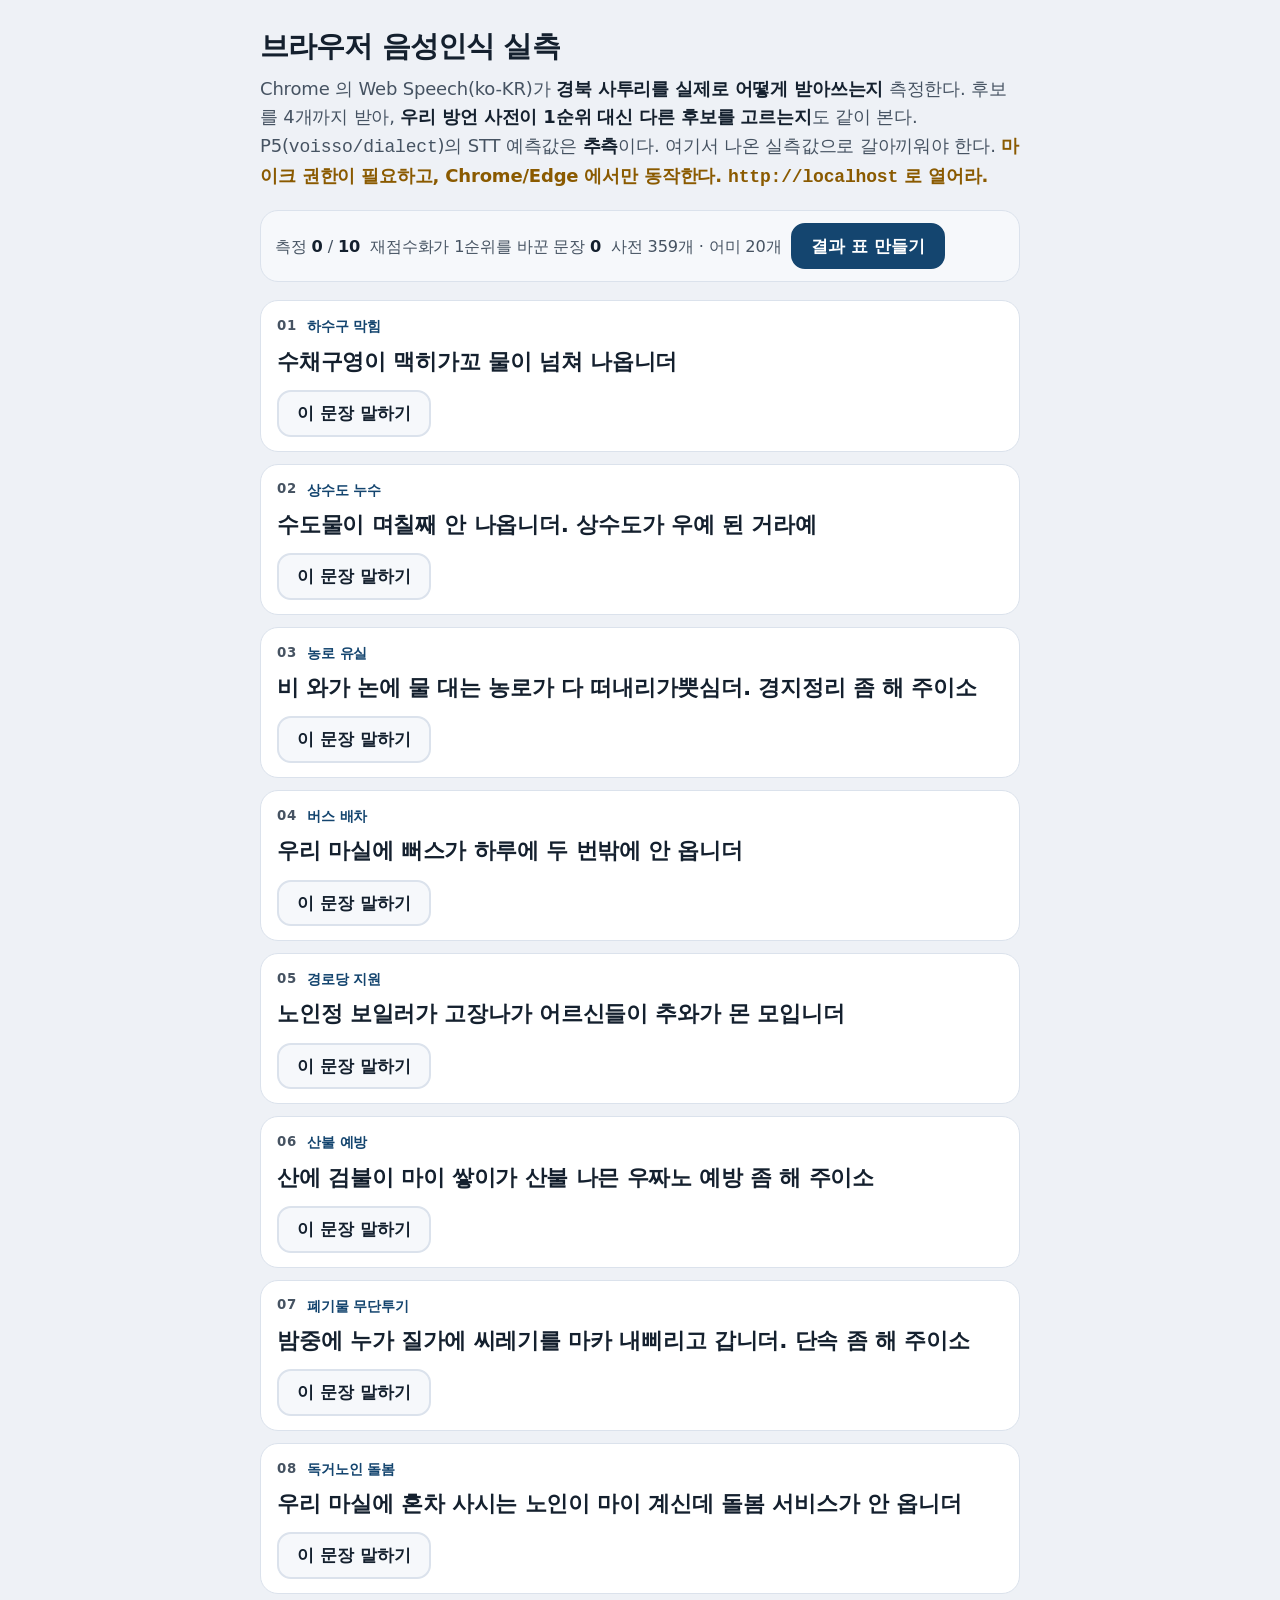
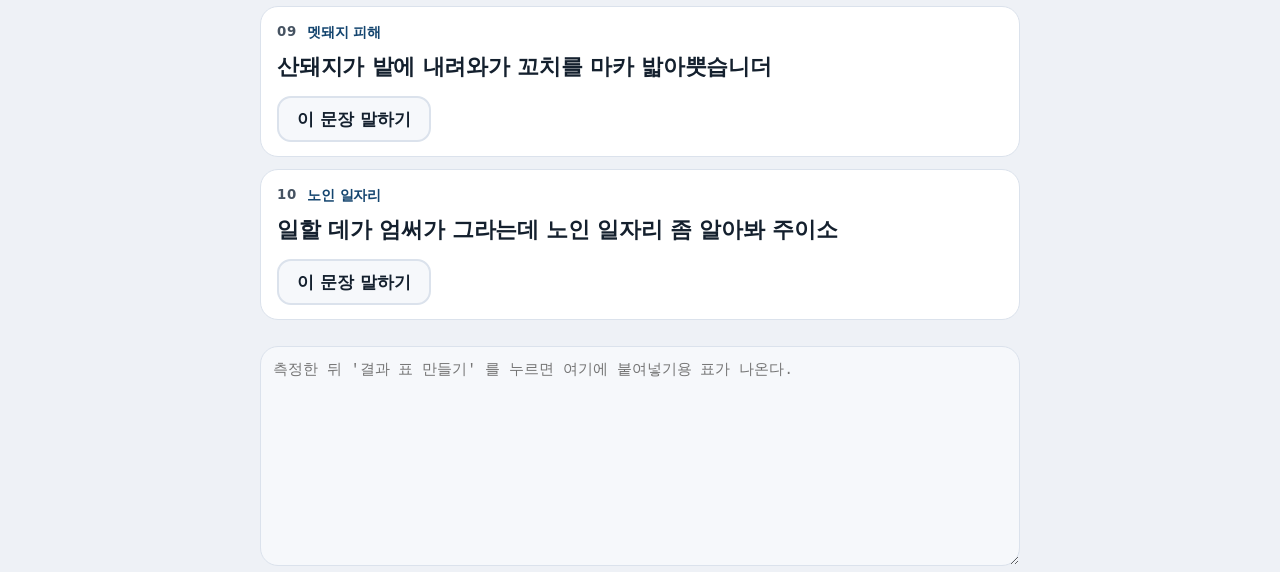
<file: web/call/stt-check.html>
<!doctype html>
<html lang="ko" data-theme="light" data-size="m">
<head>
<!-- ASSET_VERSION = 54 -->
<meta charset="utf-8">
<meta name="viewport" content="width=device-width, initial-scale=1">
<title>Voisso — 브라우저 음성인식 실측</title>
<script>
(function () {
  try {
    var pref = localStorage.getItem('voisso.theme') || 'auto';
    var dark = pref === 'dark' || (pref === 'auto' &&
      window.matchMedia && window.matchMedia('(prefers-color-scheme: dark)').matches);
    document.documentElement.dataset.theme = dark ? 'dark' : 'light';
  } catch (e) {}
})();
</script>
<link rel="stylesheet" href="styles.css?v=54">
<style>
  body { display: block; padding: 24px 16px 60px; }
  .wrap { max-width: 760px; margin: 0 auto; }
  h1 { font-size: 1.6rem; margin: 0 0 6px; letter-spacing: -.03em; }
  .lede { color: var(--muted); margin: 0 0 18px; line-height: 1.6; }
  .lede b { color: var(--text); }
  .bar {
    display: flex; flex-wrap: wrap; gap: 10px; align-items: center;
    padding: 12px 14px; border: 1px solid var(--line); border-radius: var(--r-md);
    background: var(--surface-2); margin-bottom: 18px;
  }
  .bar .stat { font-size: .9rem; color: var(--muted); }
  .bar .stat b { color: var(--text); font-variant-numeric: tabular-nums; }
  .row {
    border: 1px solid var(--line); border-radius: var(--r-md); background: var(--surface);
    padding: 14px 16px; margin-bottom: 12px;
  }
  .row-head { display: flex; align-items: center; gap: 10px; flex-wrap: wrap; }
  .row-no { font-size: .74rem; font-weight: 800; color: var(--muted); letter-spacing: .06em; }
  .row-label { font-size: .8rem; font-weight: 800; color: var(--brand); }
  .say { font-size: 1.2rem; font-weight: 700; margin: 8px 0 12px; word-break: keep-all; line-height: 1.5; }
  .btn {
    min-height: 46px; padding: 8px 18px; border-radius: 14px; font-weight: 800; font-size: .95rem;
    border: 2px solid var(--line); background: var(--surface-2); color: var(--text);
  }
  .btn:hover { border-color: var(--brand); color: var(--brand); }
  .btn.primary { background: var(--brand); border-color: var(--brand); color: var(--surface); }
  .btn.rec { background: var(--danger); border-color: var(--danger); color: #fff; }
  .out { margin-top: 12px; font-size: .95rem; }
  .out:empty { display: none; }
  .cand {
    display: flex; gap: 8px; align-items: baseline; padding: 7px 10px; border-radius: 10px;
    background: var(--surface-2); margin-top: 6px; line-height: 1.5;
  }
  .cand .rank { font-size: .74rem; font-weight: 800; color: var(--muted); flex: 0 0 auto; }
  .cand .txt { flex: 1 1 auto; word-break: keep-all; }
  .cand .sc { font-size: .78rem; font-weight: 800; color: var(--muted); font-variant-numeric: tabular-nums; flex: 0 0 auto; }
  .cand.picked { background: var(--accent-soft); border: 1px solid var(--accent); }
  .cand.picked .rank, .cand.picked .sc { color: var(--accent); }
  .verdict { margin-top: 10px; font-size: .9rem; font-weight: 800; }
  .verdict.changed { color: var(--accent); }
  .verdict.same { color: var(--muted); }
  .predicted { margin-top: 8px; font-size: .85rem; color: var(--muted); }
  .predicted b { color: var(--text); }
  textarea {
    width: 100%; min-height: 220px; margin-top: 14px; padding: 12px;
    border-radius: var(--r-md); border: 1px solid var(--line);
    background: var(--surface-2); color: var(--text);
    font-family: ui-monospace, SFMono-Regular, Menlo, monospace; font-size: .82rem; line-height: 1.5;
  }
  .warn { color: var(--warn); font-weight: 700; }
</style>
</head>
<body>
<div class="wrap">
  <h1>브라우저 음성인식 실측</h1>
  <p class="lede">
    Chrome 의 Web Speech(ko-KR)가 <b>경북 사투리를 실제로 어떻게 받아쓰는지</b> 측정한다.
    후보를 4개까지 받아, <b>우리 방언 사전이 1순위 대신 다른 후보를 고르는지</b>도 같이 본다.<br>
    P5(<code>voisso/dialect</code>)의 STT 예측값은 <b>추측</b>이다. 여기서 나온 실측값으로 갈아끼워야 한다.
    <span class="warn">마이크 권한이 필요하고, Chrome/Edge 에서만 동작한다. <code>http://localhost</code> 로 열어라.</span>
  </p>

  <div class="bar">
    <span class="stat">측정 <b id="statDone">0</b> / <b id="statAll">0</b></span>
    <span class="stat">재점수화가 1순위를 바꾼 문장 <b id="statChanged">0</b></span>
    <span class="stat" id="statHints"></span>
    <button class="btn primary" id="btnCopy" type="button">결과 표 만들기</button>
  </div>

  <div id="rows"></div>
  <textarea id="dump" readonly placeholder="측정한 뒤 '결과 표 만들기' 를 누르면 여기에 붙여넣기용 표가 나온다."></textarea>
</div>

<script src="dialect-hints.js?v=54"></script>
<script src="stt-lines.js?v=54"></script>
<script src="speech.js?v=54"></script>
<script>
(function () {
  'use strict';
  const LINES = window.VoissoSttLines || [];
  const H = window.VoissoHints;
  const results = new Array(LINES.length).fill(null);
  const $ = (id) => document.getElementById(id);

  $('statAll').textContent = LINES.length;
  $('statHints').textContent = H ? '사전 ' + H.info.entries + '개 · 어미 ' + H.info.endings + '개' : '사전 없음';

  if (!window.VoissoSpeech.supported()) {
    $('rows').innerHTML = '<div class="row"><b>이 브라우저는 음성인식을 지원하지 않습니다.</b> ' +
      'Chrome 또는 Edge 로 열어 주세요.</div>';
    return;
  }

  const esc = (s) => String(s == null ? '' : s)
    .replace(/&/g, '&amp;').replace(/</g, '&lt;').replace(/>/g, '&gt;');

  LINES.forEach((line, i) => {
    const row = document.createElement('div');
    row.className = 'row';
    row.innerHTML =
      '<div class="row-head">' +
        '<span class="row-no">' + String(i + 1).padStart(2, '0') + '</span>' +
        '<span class="row-label">' + esc(line.label) + '</span>' +
      '</div>' +
      '<p class="say">' + esc(line.dialect) + '</p>' +
      '<button class="btn" type="button">이 문장 말하기</button>' +
      '<div class="out"></div>';

    const btn = row.querySelector('button');
    const out = row.querySelector('.out');

    btn.addEventListener('click', () => {
      if (btn.classList.contains('rec')) { window.VoissoSpeech.stop(); return; }
      out.innerHTML = '<div class="cand"><span class="txt">듣고 있습니다… 문장을 읽어 주세요.</span></div>';
      btn.classList.add('rec');
      btn.textContent = '다 말했으면 누르기';

      window.VoissoSpeech.start({
        lang: 'ko-KR', continuous: true, silenceMs: 1800, maxAlternatives: 4,
        onInterim: (t) => {
          out.innerHTML = '<div class="cand"><span class="rank">듣는 중</span><span class="txt">' +
            esc(t) + '</span></div>';
        },
        onError: (msg) => { out.innerHTML = '<div class="cand"><span class="txt warn">' + esc(msg) + '</span></div>'; },
        onEnd: () => { btn.classList.remove('rec'); btn.textContent = '다시 말하기'; },
        onFinal: (text, alts) => {
          const picked = H ? H.pick(alts) : null;
          const top1 = alts[0] ? alts[0].transcript : text;
          const chosen = picked ? picked.text : text;
          const changed = !!(picked && picked.changed);

          results[i] = { label: line.label, dialect: line.dialect, predicted: line.stt_predicted,
                         top1: top1, chosen: chosen, changed: changed,
                         alts: alts.map((a) => a.transcript) };

          out.innerHTML =
            alts.map((a, k) => {
              const sc = picked && picked.scores[k] ? picked.scores[k].total.toFixed(2) : '-';
              const isPick = picked && picked.index === k;
              return '<div class="cand' + (isPick ? ' picked' : '') + '">' +
                '<span class="rank">' + (k + 1) + '순위</span>' +
                '<span class="txt">' + esc(a.transcript) + '</span>' +
                '<span class="sc">점수 ' + sc +
                  (typeof a.confidence === 'number' && a.confidence ? ' · 신뢰도 ' + a.confidence.toFixed(2) : '') +
                '</span></div>';
            }).join('') +
            '<div class="verdict ' + (changed ? 'changed' : 'same') + '">' +
              (changed ? '방언 사전이 ' + (picked.index + 1) + '순위를 골랐다 (1순위와 다름)'
                       : '1순위 유지 — 사전이 바꿀 이유를 찾지 못했다') +
            '</div>' +
            '<div class="predicted">P5 예측: <b>' + esc(line.stt_predicted) + '</b></div>';

          $('statDone').textContent = results.filter(Boolean).length;
          $('statChanged').textContent = results.filter((r) => r && r.changed).length;
        },
      });
    });

    $('rows').appendChild(row);
  });

  $('btnCopy').addEventListener('click', () => {
    const done = results.filter(Boolean);
    if (!done.length) { $('dump').value = '아직 측정한 문장이 없다.'; return; }
    const md = [
      '| # | 상황 | 사투리 원문 | STT 1순위(실측) | 재점수 선택 | 바뀜 | P5 예측 |',
      '|---|---|---|---|---|---|---|',
    ];
    results.forEach((r, i) => {
      if (!r) return;
      md.push(`| ${i + 1} | ${r.label} | ${r.dialect} | ${r.top1} | ${r.chosen} | ${r.changed ? 'O' : '-'} | ${r.predicted} |`);
    });
    md.push('');
    md.push('후보 전체:');
    results.forEach((r, i) => { if (r) md.push(`${i + 1}. ${r.alts.join(' / ')}`); });
    const text = md.join('\n');
    $('dump').value = text;
    try { navigator.clipboard && navigator.clipboard.writeText(text); } catch (e) {}
    $('dump').focus(); $('dump').select();
  });
})();
</script>
</body>
</html>
</file>
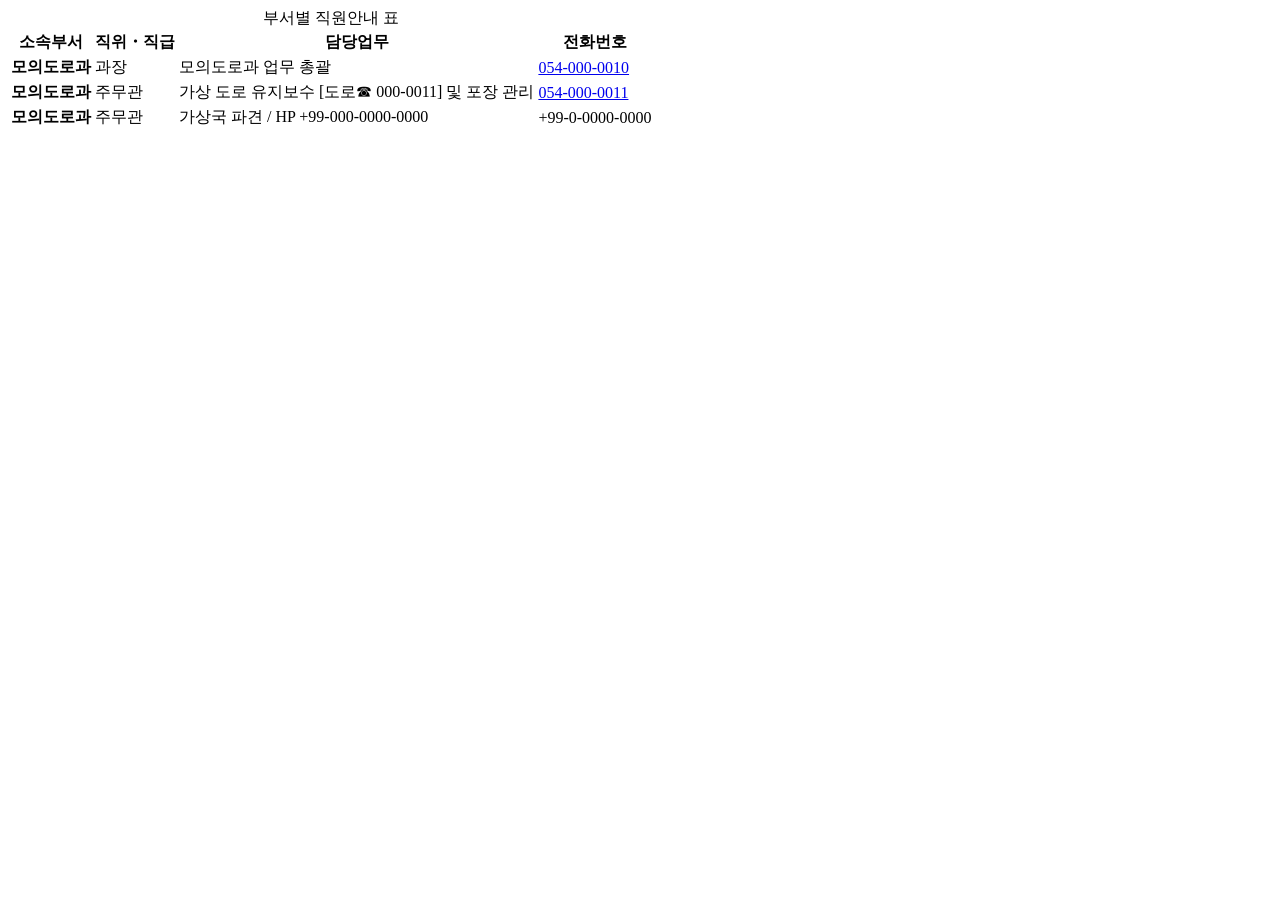
<file: scripts/tests/fixtures/detail_no_duties_swapped.html>
<!DOCTYPE html>
<html lang="ko"><head><title>직원안내 | 합성 픽스처</title></head>
<body>
	<!-- 업무안내(사무분장) 블록이 아예 없는 부서. 원본 96개 중 92개가 이렇다. -->

	<div class="table_wrap mobile">
		<table class="table_style">
			<caption>부서별 직원안내 표</caption>
			<thead>
				<!-- 컬럼 순서가 뒤바뀐 페이지. 헤더 이름으로 찾아야 안 깨진다. -->
				<tr>
					<th scope="col">소속부서</th>
					<th scope="col">직위・직급</th>
					<th scope="col">담당업무</th>
					<th scope="col">전화번호</th>
				</tr>
			</thead>
			<tbody>
				<tr>
					<th scope="row">모의도로과</th>
					<td>
						과장
					</td>
					<td class="l">
						모의도로과 업무 총괄
					</td>
					<td>
						<a href="tel:054-000-0010">054-000-0010</a>
					</td>
				</tr>
				<tr>
					<th scope="row">모의도로과</th>
					<td>
						주무관
					</td>
					<td class="l">
						가상 도로 유지보수 [도로☎ 000-0011] 및 포장 관리
					</td>
					<td>
						<a href="tel:054-000-0011">054-000-0011</a>
					</td>
				</tr>
				<!-- 해외 사무소식 국제번호 -->
				<tr>
					<th scope="row">모의도로과</th>
					<td>
						주무관
					</td>
					<td class="l">
						가상국 파견 / HP +99-000-0000-0000
					</td>
					<td>
						+99-0-0000-0000
					</td>
				</tr>
			</tbody>
		</table>
	</div>
</body></html>
</file>
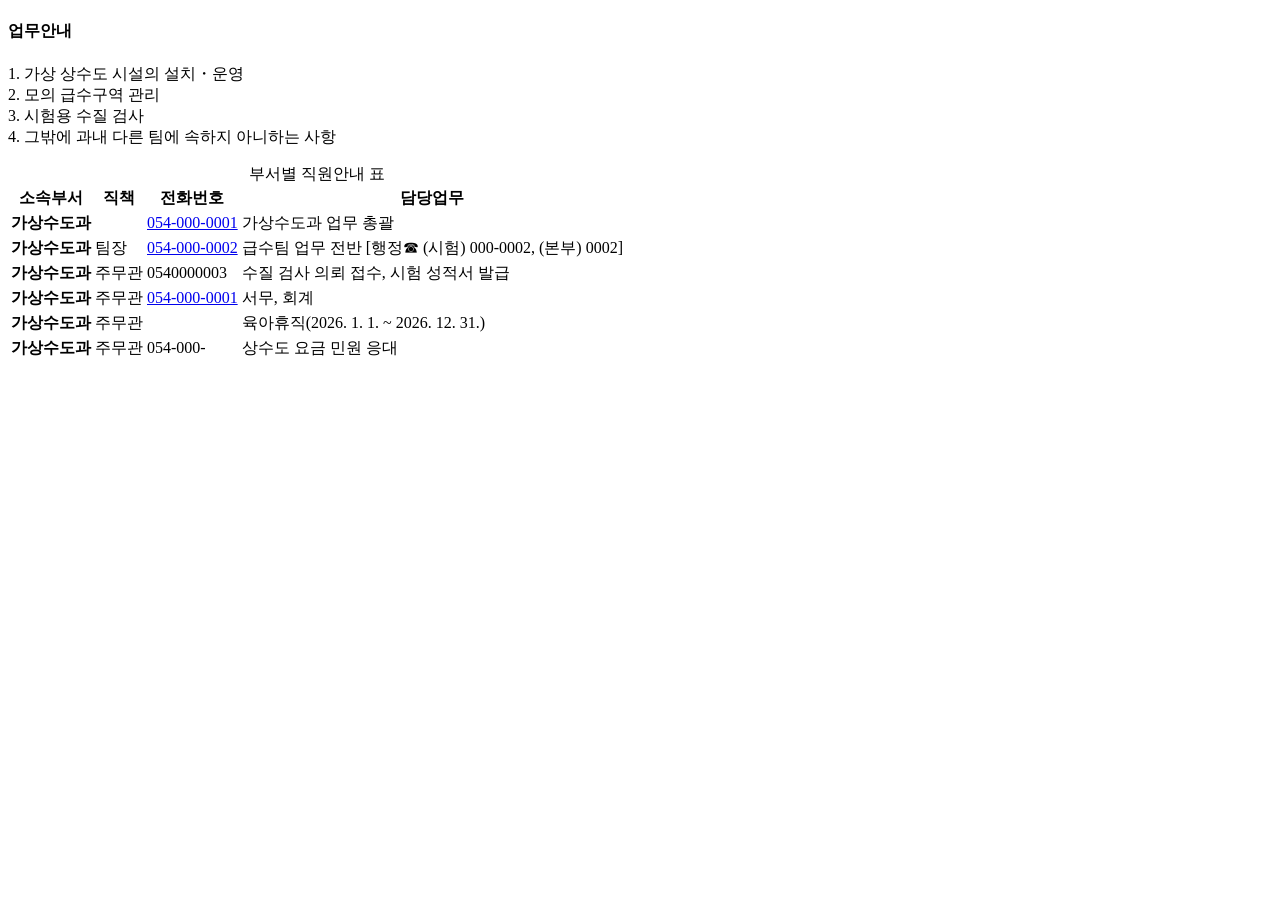
<file: scripts/tests/fixtures/detail_with_duties.html>
<!DOCTYPE html>
<html lang="ko"><head><title>부서 및 직원안내 | 합성 픽스처</title></head>
<body>
	<h4 class="first">업무안내</h4>
	<div class="box_line">
		<p class="silguk_work">
		1. 가상 상수도 시설의 설치・운영<br/>2. 모의 급수구역 관리<br/>3. 시험용 수질 검사<br/>4. 그밖에 과내 다른 팀에 속하지 아니하는 사항
		</p>
	</div>

	<div class="table_wrap mobile">
		<table class="table_style">
			<caption>부서별 직원안내 표</caption>
			<thead>
				<tr>
					<th scope="col">소속부서</th>
					<th scope="col">직책</th>
					<th scope="col">전화번호</th>
					<th scope="col">담당업무</th>
				</tr>
			</thead>
			<tbody>
				<!-- 부서장: 직책 칸이 비어 있다 -->
				<tr>
					<th scope="row">가상수도과</th>
					<td>
					</td>
					<td>
						<a href="tel:054-000-0001">054-000-0001</a>
					</td>
					<td class="l">
						가상수도과 업무 총괄
					</td>
				</tr>
				<!-- 담당업무 본문에 전화 부기가 섞인 행 (우리가 실제로 겪은 유출 케이스) -->
				<tr>
					<th scope="row">가상수도과</th>
					<td>
						팀장
					</td>
					<td>
						<a href="tel:054-000-0002">054-000-0002</a>
					</td>
					<td class="l">
						급수팀 업무 전반 [행정☎ (시험) 000-0002, (본부) 0002]
					</td>
				</tr>
				<!-- 하이픈이 빠진 전화번호. 숫자는 진짜이므로 구분자만 붙여야 한다 -->
				<tr>
					<th scope="row">가상수도과</th>
					<td>
						주무관
					</td>
					<td>
						0540000003
					</td>
					<td class="l">
						수질 검사 의뢰 접수, 시험 성적서 발급
					</td>
				</tr>
				<!-- 같은 번호를 공유하는 행. 토큰이 재사용되어야 한다 -->
				<tr>
					<th scope="row">가상수도과</th>
					<td>
						주무관
					</td>
					<td>
						<a href="tel:054-000-0001">054-000-0001</a>
					</td>
					<td class="l">
						서무, 회계
					</td>
				</tr>
				<!-- 공석/휴직 행: 전화번호가 없다 -->
				<tr>
					<th scope="row">가상수도과</th>
					<td>
						주무관
					</td>
					<td>
					</td>
					<td class="l">
						육아휴직(2026. 1. 1. ~ 2026. 12. 31.)
					</td>
				</tr>
				<!-- 잘린 번호. 토큰을 주면 안 된다 -->
				<tr>
					<th scope="row">가상수도과</th>
					<td>
						주무관
					</td>
					<td>
						054-000-
					</td>
					<td class="l">
						상수도 요금 민원 응대
					</td>
				</tr>
			</tbody>
		</table>
	</div>
</body></html>
</file>
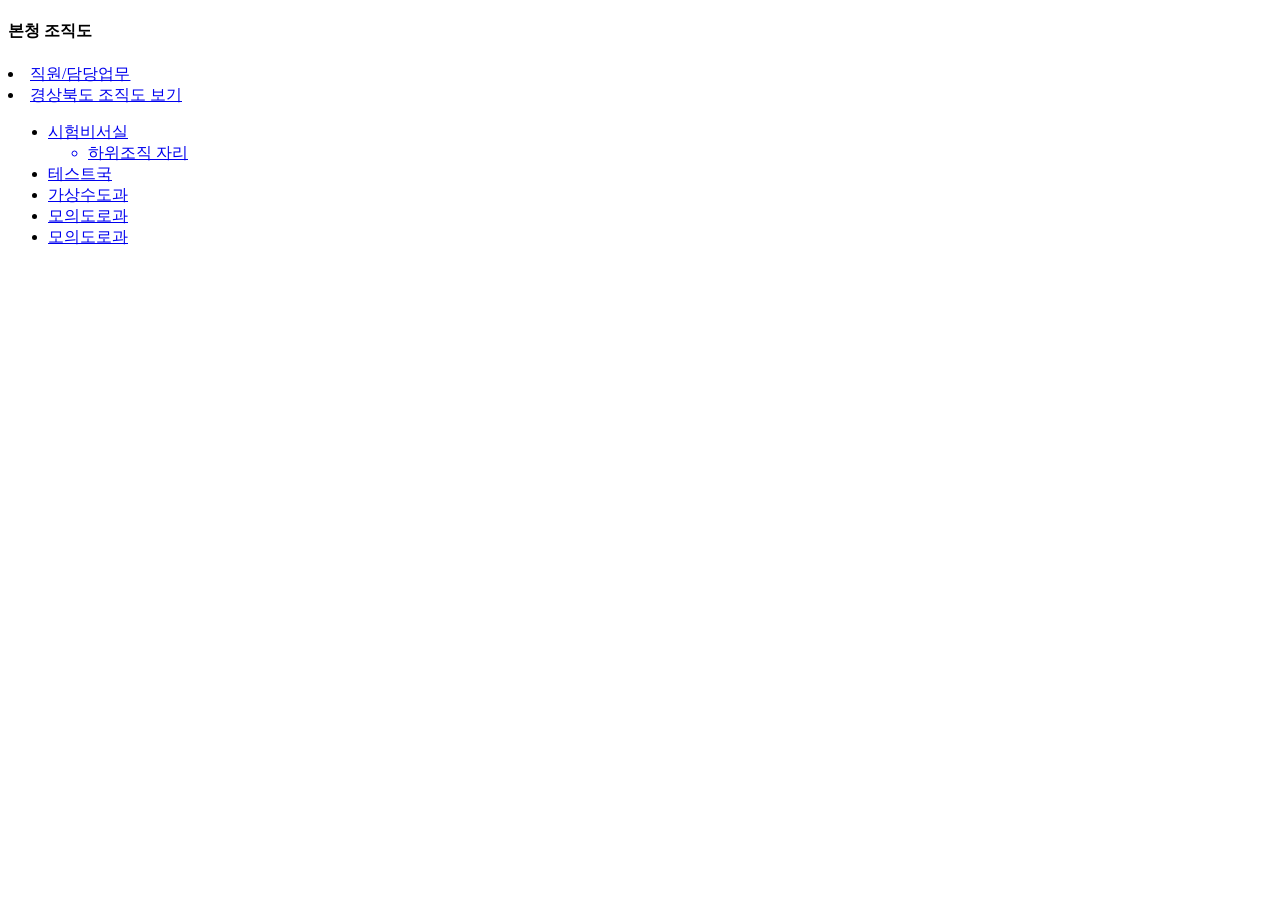
<file: scripts/tests/fixtures/list_page.html>
<!DOCTYPE html>
<html lang="ko"><head><title>조직도 | 합성 픽스처</title></head>
<body>
	<h4 class="hidden">본청 조직도</h4>

	<!-- 미끼 1: dept_code 가 없는 안내 링크. 부서로 세면 안 된다. -->
	<li><a href="/Main/page.do?mnu_uid=7332&amp;LARGE_CODE=720&amp;SMALL_CODE2=70&amp;">직원/담당업무</a></li>
	<!-- 미끼 2: mnu_uid 가 다른 링크. -->
	<li><a href="/Main/page.do?mnu_uid=6851&amp;dept_code=9999999&amp;dept_code1=9999999">경상북도 조직도 보기</a></li>

	<ul class="orge">
		<li>
			<!-- 도지사 링크처럼 span 으로 감싸고 하위 조직이 이어 붙는 형태 -->
			<a href="./page.do?mnu_uid=7332&dept_code=1000001&dept_code1=1000001&listType=2&tabNum=7&MEDIUM_CODE=60" class="org1"><span class="governor">시험비서실</span>
				<ul><li>하위조직 자리</li></ul>
			</a>
		</li>
		<li>
			<!-- 실/국 단위: dept_code1 이 비어 있다 -->
			<a href="/Main/page.do?mnu_uid=7332&amp;dept_code=2000000&amp;dept_code1=&amp;listType=2&amp;tabNum=7">테스트국</a>
		</li>
		<li>
			<!-- 앵커 텍스트에 주석과 개행·탭이 섞인 형태 -->
			<a href="/Main/page.do?mnu_uid=7332&amp;dept_code=2000000&amp;dept_code1=2000010&amp;listType=2&amp;tabNum=7">
				<!-- 부서명 시작 -->
				가상수도과
				<!-- 부서명 끝 -->
			</a>
		</li>
		<li>
			<a href="/Main/page.do?mnu_uid=7332&amp;dept_code=2000000&amp;dept_code1=2000020&amp;listType=2&amp;tabNum=7">모의도로과</a>
		</li>
		<li>
			<!-- 같은 부서가 두 번 링크되는 경우(조직도 + 목록). 중복 제거되어야 한다. -->
			<a href="/Main/page.do?mnu_uid=7332&amp;dept_code=2000000&amp;dept_code1=2000020&amp;listType=2&amp;tabNum=1">모의도로과</a>
		</li>
	</ul>
</body></html>
</file>
<file: web/call/styles.css>
/* Voisso 통화 데모 UI — 스타일
   고령 사용자 기준: 큰 글씨, 높은 대비, 큰 터치 영역(최소 56px).
   라이트/다크 모두 대응. 외부 폰트·라이브러리 의존 없음. */

/* ── 토큰 ─────────────────────────────────────────────── */
:root {
  --bg:        #eef1f6;
  --surface:   #ffffff;
  --surface-2: #f6f8fb;
  --text:      #14202e;
  --muted:     #465362;
  --line:      #dbe2ec;
  --brand:     #14456f;
  --brand-soft:#e6eef6;
  --brand-ink: #0f3453;
  --accent:    #0b6444;
  --accent-ink:#095436;      /* accent-soft 위 텍스트 전용 (7.77:1) */
  --accent-soft:#e2f2ea;
  --danger:    #a8241c;
  --warn:      #8a5a00;
  --officer:     #7a4700;      /* 담당자 라벨 (배경 위 7.07:1) */
  --officer-soft:#fff4e3;      /* 담당자 말풍선 배경 */
  --officer-line:#e0b070;
  --alert-soft:#fff0ee;
  --alert-ink: #8c1f18;
  --mark:      #fde9a8;
  --mark-ink:  #4a3a06;
  --shadow:    0 18px 46px rgba(16, 32, 52, .16);
  --shadow-sm: 0 2px 10px rgba(16, 32, 52, .07);
  --r-lg: 26px;
  --r-md: 18px;
  --r-sm: 12px;
  --base: 18px;
  color-scheme: light;
}

/* 다크 팔레트 — JS가 data-theme 을 light|dark 로 확정한다 (기본값 = 시스템 설정) */
:root[data-theme="dark"] {
  --bg:        #0c1117;
  --surface:   #151d26;
  --surface-2: #1b242f;
  --text:      #e9eff6;
  --muted:     #a6b7c9;
  --line:      #2a3644;
  --brand:     #86b9e4;
  --brand-soft:#17293a;
  --brand-ink: #cfe4f6;
  --accent:    #4fd0a0;
  --accent-ink:#4fd0a0;      /* 다크는 accent 그대로 7.33:1 */
  --accent-soft:#12302a;
  --danger:    #ff8f85;
  --warn:      #e8b866;
  --officer:     #f0c274;      /* 다크: 배경 위 9.44:1 */
  --officer-soft:#2b2216;
  --officer-line:#5c4726;
  --alert-soft:#2c1614;
  --alert-ink: #ffb3ab;
  --mark:      #4c4116;
  --mark-ink:  #ffe9a8;
  --shadow:    0 18px 46px rgba(0, 0, 0, .55);
  --shadow-sm: 0 2px 10px rgba(0, 0, 0, .35);
  color-scheme: dark;
}

:root[data-size="l"]  { --base: 20px; }
:root[data-size="xl"] { --base: 22.5px; }

/* 스크린리더 전용 텍스트 */
.sr-only {
  position: absolute; width: 1px; height: 1px; padding: 0; margin: -1px;
  overflow: hidden; clip: rect(0 0 0 0); white-space: nowrap; border: 0;
}

/* ── 리셋 ─────────────────────────────────────────────── */
* { box-sizing: border-box; }
html, body { height: 100%; }
html { font-size: var(--base); }
body {
  margin: 0;
  font-family: "Pretendard", -apple-system, BlinkMacSystemFont, "Apple SD Gothic Neo",
               "Noto Sans KR", "Malgun Gothic", system-ui, sans-serif;
  font-size: 1rem;
  line-height: 1.55;
  color: var(--text);
  background: var(--bg);
  -webkit-font-smoothing: antialiased;
  display: grid;
  place-items: center;
  letter-spacing: -.01em;
}
button, input { font: inherit; color: inherit; }
button { cursor: pointer; border: 0; background: none; }
:focus-visible { outline: 3px solid var(--brand); outline-offset: 2px; border-radius: 8px; }

/* ── 전화기 프레임 ────────────────────────────────────── */
.phone {
  width: min(100vw, 460px);
  height: min(100dvh, 900px);
  background: var(--surface);
  border-radius: var(--r-lg);
  box-shadow: var(--shadow);
  border: 1px solid var(--line);
  display: flex;
  flex-direction: column;
  overflow: hidden;
  position: relative;
}
@media (max-width: 500px), (max-height: 720px) {
  .phone { width: 100vw; height: 100dvh; border-radius: 0; border: 0; }
}

/* ── 상단 바 ──────────────────────────────────────────── */
.topbar {
  flex: 0 0 auto;
  display: flex; align-items: center; justify-content: space-between;
  padding: 14px 16px;
  border-bottom: 1px solid var(--line);
  background: var(--surface);
}
.brand { display: flex; align-items: center; gap: 10px; }
.brand-mark {
  width: 34px; height: 34px; border-radius: 11px;
  background: var(--brand); color: #fff;
  display: grid; place-items: center;
  font-weight: 800; font-size: .9rem;
}
:root[data-theme="dark"] .brand-mark { color: #0c1117; }
.brand-text { font-weight: 800; font-size: 1.05rem; letter-spacing: -.02em; }
.brand-text em { font-style: normal; font-weight: 600; color: var(--muted); font-size: .8rem; margin-left: 7px; }
.topbar-actions { display: flex; gap: 6px; }
.icon-btn {
  min-width: 46px; height: 46px; border-radius: 13px;
  display: inline-flex; align-items: center; justify-content: center;
  color: var(--muted); background: var(--surface-2);
  font-weight: 700; font-size: 1rem;
  transition: background .18s, color .18s;
}
.icon-btn:hover { background: var(--brand-soft); color: var(--brand); }
.icon-btn .sup { font-size: .68em; vertical-align: super; }

/* ── 화면 전환 ────────────────────────────────────────── */
.screens { position: relative; flex: 1 1 auto; min-height: 0; }
.screen {
  position: absolute; inset: 0;
  display: flex; flex-direction: column;
  opacity: 0; visibility: hidden;
  transform: translateY(10px);
  transition: opacity .32s ease, transform .32s ease, visibility .32s;
}
.screen.is-active { opacity: 1; visibility: visible; transform: none; }

/* ── 1. 대기 화면 ─────────────────────────────────────── */
.idle-inner {
  flex: 1 1 auto; min-height: 0;
  display: flex; flex-direction: column; align-items: center; justify-content: center;
  text-align: center; padding: 20px 26px; gap: 4px;
}
.idle-kicker {
  margin: 0; color: var(--brand); font-weight: 700; font-size: .82rem;
  letter-spacing: .12em; text-transform: uppercase;
}
.idle-title { margin: 4px 0 0; font-size: 1.9rem; font-weight: 800; letter-spacing: -.03em; }
.idle-sub { margin: 10px 0 0; color: var(--muted); font-size: 1.02rem; line-height: 1.6; }

.call-btn {
  position: relative;
  margin: 34px 0 30px;
  width: 168px; height: 168px; border-radius: 50%;
  background: var(--accent); color: #fff;
  display: grid; place-items: center; align-content: center; gap: 2px;
  box-shadow: 0 14px 30px rgba(11, 100, 68, .34);
  transition: transform .16s ease, box-shadow .16s ease;
}
.call-btn:hover { transform: translateY(-2px); box-shadow: 0 18px 38px rgba(11, 100, 68, .42); }
:root[data-theme="dark"] .call-btn { color: #05201a; box-shadow: 0 14px 30px rgba(0, 0, 0, .5); }
:root[data-theme="dark"] .call-btn:hover { box-shadow: 0 18px 38px rgba(0, 0, 0, .6); }
.call-btn:active { transform: scale(.97); }
.call-label { font-size: 1.18rem; font-weight: 800; letter-spacing: -.02em; }
.call-ring {
  position: absolute; inset: -10px; border-radius: 50%;
  border: 3px solid var(--accent); opacity: .5;
  animation: ring 2.4s ease-out infinite;
}
@keyframes ring {
  0%   { transform: scale(.96); opacity: .55; }
  70%  { transform: scale(1.14); opacity: 0; }
  100% { transform: scale(1.14); opacity: 0; }
}
.idle-points {
  list-style: none; margin: 0; padding: 0;
  display: grid; gap: 9px; text-align: left; width: 100%; max-width: 330px;
}
.idle-points li {
  position: relative; padding-left: 30px;
  color: var(--muted); font-size: .96rem;
}
.idle-points li b { color: var(--text); font-weight: 700; }
.idle-points li::before {
  content: "✓"; position: absolute; left: 0; top: -1px;
  width: 21px; height: 21px; border-radius: 50%;
  background: var(--accent-soft); color: var(--accent-ink);
  display: grid; place-items: center; font-size: .72rem; font-weight: 800;
}
.mode-chip {
  flex: 0 0 auto; margin: 0; padding: 10px 16px 16px;
  text-align: center; font-size: .78rem; color: var(--muted);
}
.mode-chip b { color: var(--text); font-weight: 700; }

/* ── 2. 통화 화면 ─────────────────────────────────────── */
.callee {
  flex: 0 0 auto;
  display: flex; align-items: center; gap: 12px;
  padding: 12px 16px;
  background: var(--brand-soft);
  border-bottom: 1px solid var(--line);
}
.callee-avatar {
  width: 44px; height: 44px; border-radius: 50%;
  background: var(--brand); color: var(--bg);
  display: grid; place-items: center; flex: 0 0 auto;
}
.callee-meta { display: flex; flex-direction: column; line-height: 1.3; min-width: 0; }
.callee-meta strong { font-size: 1.05rem; font-weight: 800; letter-spacing: -.02em; }
.callee-meta span { font-size: .82rem; color: var(--brand-ink); opacity: .85; }
.callee-timer {
  margin-left: auto; font-variant-numeric: tabular-nums;
  font-weight: 700; font-size: 1rem; color: var(--brand-ink);
}
.callee.is-live .callee-meta span::before {
  content: ""; display: inline-block; width: 8px; height: 8px; border-radius: 50%;
  background: var(--accent); margin-right: 6px; vertical-align: middle;
  animation: blink 1.6s ease-in-out infinite;
}
@keyframes blink { 0%,100% { opacity: 1; } 50% { opacity: .25; } }

.std-switch {
  flex: 0 0 auto; padding: 10px 16px 4px;
  border-bottom: 1px dashed var(--line);
  display: flex; align-items: center; justify-content: flex-end; gap: 8px;
}

/* 지금 쓰는 음성 입력 경로 */
.path-chip {
  flex: 0 0 auto;
  font-size: .72rem; font-weight: 800; letter-spacing: -.01em;
  min-height: 44px; padding: 4px 12px; border-radius: 999px; white-space: nowrap;
  border: 1px solid var(--line); background: var(--surface-2); color: var(--muted);
  cursor: pointer; transition: border-color .16s, background .16s;
}
.path-chip:hover { border-color: currentColor; }
.path-chip.on  { color: var(--accent-ink); border-color: var(--accent); background: var(--accent-soft); }
.path-chip.off { color: var(--warn); }

/* 말풍선 */
.transcript {
  flex: 1 1 auto; min-height: 0; overflow-y: auto;
  padding: 16px 16px 8px;
  display: flex; flex-direction: column; gap: 14px;
  scroll-behavior: smooth;
  overscroll-behavior: contain;
}
.bubble {
  max-width: 90%;
  border-radius: var(--r-md);
  padding: 12px 15px;
  animation: pop .28s ease both;
  box-shadow: var(--shadow-sm);
}
@keyframes pop { from { opacity: 0; transform: translateY(8px) scale(.985); } }
.bubble.officer {
  align-self: flex-start;
  background: var(--officer-soft);
  border: 2px solid var(--officer-line);
  border-bottom-left-radius: 6px;
}
.bubble.officer .bubble-who { color: var(--officer); opacity: 1; }
.bubble.officer .bubble-who::before { content: "👤 "; }
.bubble.agent .bubble-who::before { content: "🤖 "; }

/* 대화 흐름이 바뀌는 지점 — AI 에서 사람으로 */
.thread-divider {
  align-self: stretch; display: flex; align-items: center; gap: 10px;
  margin: 6px 0 2px; color: var(--officer); font-size: .82rem; font-weight: 800;
}
.thread-divider::before, .thread-divider::after {
  content: ""; flex: 1 1 auto; height: 2px; background: var(--officer-line); border-radius: 2px;
}
.thread-divider span { flex: 0 0 auto; word-break: keep-all; text-align: center; }

/* 담당자 연결 시 통화 헤더 */
.callee.is-handoff { background: var(--officer-soft); border-bottom-color: var(--officer-line); }
.callee.is-handoff .callee-avatar { background: var(--officer); color: var(--officer-soft); }
.callee.is-handoff .callee-meta span { color: var(--officer); opacity: 1; }
.callee.is-handoff .callee-timer { color: var(--officer); }

/* 담당자 연결 대기 배너 */
.handoff-wait {
  display: flex; align-items: center; gap: 12px;
  margin-top: 14px; padding: 14px 16px;
  border: 2px dashed var(--officer-line); border-radius: var(--r-md);
  background: var(--officer-soft);
}
.handoff-wait[hidden] { display: none; }
.hw-spin {
  width: 20px; height: 20px; flex: 0 0 auto; border-radius: 50%;
  border: 3px solid var(--officer-line); border-top-color: var(--officer);
  animation: spin .9s linear infinite;
}
.handoff-wait { flex-direction: column; align-items: stretch; gap: 12px; }

/* 살아있다는 신호 — 은은하게 */
.hw-live {
  display: flex; align-items: center; gap: 8px;
  font-size: .92rem; font-weight: 700; color: var(--officer);
}
.hw-live b { margin-left: auto; font-variant-numeric: tabular-nums; }
.hw-dot {
  width: 10px; height: 10px; border-radius: 50%; background: var(--officer);
  animation: hwPulse 1.8s ease-in-out infinite;
}
@keyframes hwPulse { 0%, 100% { opacity: 1; } 50% { opacity: .25; } }

.hw-lead { margin: 0; }
.hw-lead strong { font-size: 1.1rem; font-weight: 800; }

/* 접수번호를 크게 — 화면을 닫아도 이것만 알면 된다 */
.hw-no {
  display: flex; align-items: baseline; gap: 10px;
  padding: 10px 14px; border-radius: var(--r-sm);
  background: var(--surface); border: 1px solid var(--officer-line);
}
.hw-no span { font-size: .8rem; font-weight: 800; color: var(--muted); }
.hw-no strong { font-size: 1.7rem; font-weight: 800; letter-spacing: .04em; font-variant-numeric: tabular-nums; }
.hw-text { margin: 0; font-size: .95rem; line-height: 1.55; color: var(--text); word-break: keep-all; }
.hw-text b { font-weight: 800; }
:root[data-mode="elder"] .hw-text { font-size: 1.05rem; }
:root[data-mode="elder"] .hw-no strong { font-size: 2rem; }

/* 시연용 트리거 — 어르신 모드에는 절대 보이지 않는다 */
.hw-sim { display: none; gap: 8px; flex-wrap: wrap; }
:root[data-mode="demo"] .hw-sim { display: flex; }
.sim-btn {
  flex: 1 1 auto; min-height: 48px; padding: 8px 14px; border-radius: 14px;
  border: 2px dashed var(--brand); background: var(--surface);
  color: var(--brand); font-size: .92rem; font-weight: 800;
}
.sim-btn:hover { background: var(--brand-soft); }
.sim-btn[disabled] { opacity: .5; }
.sim-btn[hidden] { display: none; }
.handoff-wait.done { border-style: solid; }
.handoff-wait.done .hw-dot { animation: none; }

.bubble.agent { align-self: flex-start; background: var(--surface-2); border: 1px solid var(--line); border-bottom-left-radius: 6px; }
.bubble.caller { align-self: flex-end; background: var(--brand); color: #fff; border-bottom-right-radius: 6px; }
:root[data-theme="dark"] .bubble.caller { color: #0b1119; }
.bubble-who {
  font-size: .74rem; font-weight: 800; letter-spacing: .04em;
  opacity: .92; margin-bottom: 4px; text-transform: uppercase;
}
.bubble-dialect { font-size: 1.14rem; line-height: 1.55; word-break: keep-all; overflow-wrap: anywhere; }
.bubble.pending .bubble-dialect { opacity: .6; font-style: italic; }
.bubble.listening .bubble-dialect { opacity: 1; font-style: normal; }
.bubble.listening .bubble-dialect::after {
  content: "▍"; margin-left: 1px; animation: caret 1s steps(1) infinite;
}
.bubble.listening .bubble-dialect:empty::before {
  content: "듣고 있습니더…"; opacity: .7;
}
@keyframes caret { 0%, 49% { opacity: 1; } 50%, 100% { opacity: 0; } }

/* 음성인식 중 마이크 버튼의 파동 (레벨 미터 없이 CSS 만으로) */
.mic-btn.speech .mic-level { animation: micPulse 1.5s ease-out infinite; }
@keyframes micPulse {
  0%   { transform: scale(1);    opacity: .55; }
  70%  { transform: scale(1.35); opacity: 0; }
  100% { transform: scale(1.35); opacity: 0; }
}

.typing { display: inline-flex; gap: 5px; padding: 4px 2px; }
.typing i {
  width: 8px; height: 8px; border-radius: 50%; background: var(--muted);
  animation: dot 1.2s infinite ease-in-out;
}
.typing i:nth-child(2) { animation-delay: .18s; }
.typing i:nth-child(3) { animation-delay: .36s; }
@keyframes dot { 0%,60%,100% { opacity: .25; transform: translateY(0);} 30% { opacity: 1; transform: translateY(-4px);} }

/* 슬롯 */
.slots {
  flex: 0 0 auto;
  margin: 0 12px 8px; padding: 11px 13px 13px;
  background: var(--surface-2);
  border: 1px solid var(--line);
  border-radius: var(--r-md);
}
.slots-head { display: flex; align-items: baseline; justify-content: space-between; margin-bottom: 9px; }
.slots-title { font-size: .8rem; font-weight: 800; color: var(--muted); letter-spacing: .02em; }
.slots-count { font-size: .8rem; font-weight: 800; color: var(--brand); font-variant-numeric: tabular-nums; }
.slots-grid { display: grid; grid-template-columns: 1fr 1fr; gap: 8px; min-width: 0; }
.slot {
  background: var(--surface); border: 1px solid var(--line); border-radius: var(--r-sm);
  padding: 8px 10px; min-height: 56px; min-width: 0;
  display: flex; flex-direction: column; justify-content: center;
  text-align: left; font: inherit; color: inherit; cursor: pointer;
  transition: border-color .3s, background .3s, transform .3s;
}
.slot-key { font-size: .74rem; font-weight: 800; color: var(--muted); letter-spacing: .02em; }
.slot-val { font-size: .95rem; font-weight: 600; color: var(--muted);
            overflow: hidden; text-overflow: ellipsis; white-space: nowrap; min-width: 0; }
.slot.filled { border-color: var(--accent); background: var(--accent-soft); }
.slot.filled .slot-key { color: var(--accent-ink); }
.slot.filled .slot-val { color: var(--text); font-weight: 700; }
.slot.just-filled { animation: fill .5s ease; }
@keyframes fill { 0% { transform: scale(1);} 40% { transform: scale(1.045);} 100% { transform: scale(1);} }

/* 입력부 */
.composer {
  flex: 0 0 auto;
  padding: 8px 12px calc(12px + env(safe-area-inset-bottom));
  border-top: 1px solid var(--line);
  background: var(--surface);
}
.suggestions { display: flex; gap: 7px; overflow-x: auto; padding-bottom: 8px; scrollbar-width: none; }
.suggestions::-webkit-scrollbar { display: none; }
.suggestions:empty { display: none; }
.chip {
  flex: 0 0 auto; min-height: 44px; padding: 6px 14px;
  border-radius: 999px; border: 1.5px solid var(--line); background: var(--surface-2);
  font-size: .9rem; font-weight: 600; color: var(--muted); white-space: nowrap;
  transition: border-color .16s, color .16s, background .16s;
}
.chip:hover { border-color: var(--brand); color: var(--brand); background: var(--brand-soft); }
.composer-row { display: flex; align-items: center; gap: 8px; }
.text-in {
  flex: 1 1 auto; min-width: 0; height: 58px;
  border-radius: 16px; border: 2px solid var(--line);
  background: var(--surface-2); padding: 0 15px;
  font-size: 1.05rem;
  transition: border-color .16s, background .16s;
}
.text-in::placeholder { color: var(--muted); opacity: 1; }
.text-in:focus { border-color: var(--brand); background: var(--surface); }
/* 포커스 표시를 지우지 않는다. 키보드 사용자에게 위치를 알려주는 유일한 신호다.
   (전역 :focus-visible 아웃라인 + 테두리 색 변화 두 겹) */
.mic-btn, .send-btn {
  flex: 0 0 auto; width: 58px; height: 58px; border-radius: 17px;
  display: grid; place-items: center; position: relative;
  transition: transform .14s, background .18s, color .18s, opacity .18s;
}
.mic-btn { background: var(--surface-2); color: var(--brand); border: 2px solid var(--line); }
.mic-btn:hover { border-color: var(--brand); }
.mic-btn.recording { background: var(--danger); color: #fff; border-color: var(--danger); }
:root[data-theme="dark"] .mic-btn.recording { color: #260b08; }
.mic-btn[disabled] { opacity: .4; cursor: not-allowed; }
.mic-level {
  position: absolute; inset: -4px; border-radius: 21px;
  border: 3px solid var(--danger); opacity: 0;
  transform: scale(1); transition: transform .08s linear;
}
.mic-btn.recording .mic-level { opacity: .55; }
.send-btn { background: var(--brand); color: #fff; }
:root[data-theme="dark"] .send-btn { color: #0b1119; }
.send-btn:active, .mic-btn:active { transform: scale(.95); }
.composer-hint { margin: 8px 2px 10px; font-size: .82rem; color: var(--muted); text-align: center; min-height: 1.2em; }
.composer-hint.alert { color: var(--warn); font-weight: 700; }

.end-btn {
  width: 100%; min-height: 62px; border-radius: 18px;
  background: var(--danger); color: #fff;
  font-size: 1.1rem; font-weight: 800; letter-spacing: -.02em;
  transition: filter .16s, transform .14s;
}
:root[data-theme="dark"] .end-btn { background: #8a2f27; color: #ffe3e0; }
.end-btn:hover { filter: brightness(1.07); }
.end-btn:active { transform: scale(.99); }
.end-btn.ready { animation: readyPulse 1.8s ease-in-out infinite; }
@keyframes readyPulse {
  0%,100% { box-shadow: 0 0 0 0 rgba(168,36,28,.42); }
  50%     { box-shadow: 0 0 0 12px rgba(168,36,28,0); }
}

/* ── 3. 결과 화면 ─────────────────────────────────────── */
.result-inner { flex: 1 1 auto; min-height: 0; overflow-y: auto; padding: 16px 16px calc(16px + env(safe-area-inset-bottom)); }
.delivery {
  display: flex; align-items: center; gap: 10px;
  padding: 13px 15px; border-radius: var(--r-md);
  background: var(--surface-2); border: 1px solid var(--line);
  font-weight: 700; font-size: .98rem; color: var(--muted);
  transition: background .4s, color .4s, border-color .4s;
}
.delivery-spin {
  width: 19px; height: 19px; border-radius: 50%; flex: 0 0 auto;
  border: 3px solid var(--line); border-top-color: var(--brand);
  animation: spin .8s linear infinite;
}
@keyframes spin { to { transform: rotate(360deg); } }
.delivery.done { background: var(--accent-soft); border-color: var(--accent); color: var(--accent-ink); }
.delivery.done .delivery-spin {
  border: 0; background: var(--accent); animation: none;
  position: relative;
}
.delivery.done .delivery-spin::after {
  content: "✓"; position: absolute; inset: 0; display: grid; place-items: center;
  color: var(--surface); font-size: .78rem; font-weight: 900;
}

.card {
  display: block; margin-top: 14px;
  background: var(--surface); border: 1px solid var(--line); border-radius: var(--r-lg);
  box-shadow: var(--shadow-sm); overflow: hidden;
  animation: pop .4s ease both;
}
.card-top { padding: 16px 18px 14px; border-bottom: 1px solid var(--line); background: var(--brand-soft); }
.card-no { font-size: .76rem; font-weight: 800; letter-spacing: .1em; color: var(--brand); }
.card-summary { margin: 6px 0 0; font-size: 1.22rem; font-weight: 800; line-height: 1.45; letter-spacing: -.025em; word-break: keep-all; overflow-wrap: anywhere; }
.card-tags { display: flex; flex-wrap: wrap; gap: 6px; margin-top: 10px; }
.tag {
  font-size: .78rem; font-weight: 700; padding: 4px 10px; border-radius: 999px;
  background: var(--surface); border: 1px solid var(--line); color: var(--muted);
}
.card-body { padding: 16px 18px; display: grid; gap: 15px; }
.field-key { font-size: .76rem; font-weight: 800; color: var(--muted); letter-spacing: .04em; margin-bottom: 4px; }
.field-val { font-size: 1.05rem; font-weight: 700; word-break: keep-all; overflow-wrap: anywhere; }
.assigned {
  background: var(--accent-soft); border: 1px solid var(--accent);
  border-radius: var(--r-md); padding: 13px 15px;
}
.assigned .field-key { color: var(--accent-ink); }
.evidence {
  margin-top: 9px; padding: 9px 11px; border-radius: var(--r-sm);
  background: var(--surface); border-left: 4px solid var(--accent);
  font-size: .92rem; color: var(--text); line-height: 1.5; word-break: keep-all; overflow-wrap: anywhere;
}
.evidence b { display: block; font-size: .72rem; color: var(--muted); letter-spacing: .04em; margin-bottom: 3px; }
.alts { display: grid; gap: 6px; }
.alt {
  display: flex; align-items: center; gap: 8px;
  font-size: .9rem; color: var(--muted); min-width: 0;
  padding: 8px 10px; border-radius: var(--r-sm); background: var(--surface-2);
  word-break: keep-all; overflow-wrap: anywhere;
}
.alt > span { min-width: 0; overflow-wrap: anywhere; }
.alt .score {
  margin-left: auto; font-variant-numeric: tabular-nums;
  font-weight: 800; color: var(--brand); font-size: .84rem;
}
.kv-grid { display: grid; grid-template-columns: 1fr 1fr; gap: 12px; }
.result-actions { margin-top: 16px; display: grid; gap: 10px; }
.ghost-btn {
  width: 100%; min-height: 58px; border-radius: 17px;
  border: 2px solid var(--line); background: var(--surface-2);
  font-size: 1.02rem; font-weight: 800; color: var(--text);
  transition: border-color .16s, background .16s;
}
.ghost-btn:hover { border-color: var(--brand); color: var(--brand); }

/* ── 토스트 ───────────────────────────────────────────── */
.toast {
  position: fixed; left: 50%; bottom: 28px; transform: translate(-50%, 20px);
  background: var(--text); color: var(--bg);
  padding: 12px 20px; border-radius: 999px;
  font-size: .92rem; font-weight: 700;
  opacity: 0; pointer-events: none; transition: opacity .25s, transform .25s;
  z-index: 50; max-width: 90vw; text-align: center;
}
.toast.show { opacity: .96; transform: translate(-50%, 0); }

@media (prefers-reduced-motion: reduce) {
  *, *::before, *::after { animation-duration: .01ms !important; animation-iteration-count: 1 !important; transition-duration: .01ms !important; }
  .transcript { scroll-behavior: auto; }
}

/* 슬롯 칸이 길면 줄여 보여주고, 눌러서 전문을 편다. hover 로만 열지 않는다. */
.slot[aria-expanded="true"] .slot-val {
  white-space: normal; overflow: visible; text-overflow: clip;
  word-break: keep-all; overflow-wrap: anywhere;
}
.slot.is-long::after {
  content: "눌러서 전문 보기";
  margin-top: 4px; font-size: .68rem; font-weight: 700; color: var(--muted); opacity: .9;
}
.slot[aria-expanded="true"].is-long::after { content: "접기"; }
.slot:hover { border-color: var(--brand); }

/* 통화 전사 결과 (민원카드) */
.transcript-log { display: grid; gap: 8px; }
.tl-row {
  padding: 9px 11px; border-radius: var(--r-sm); background: var(--surface-2);
  border-left: 4px solid var(--line); min-width: 0;
}
.tl-row.caller { border-left-color: var(--brand); }
.tl-row.agent  { border-left-color: var(--muted); }
.tl-who { font-size: .7rem; font-weight: 800; color: var(--muted); letter-spacing: .04em; }
.tl-dialect { font-size: .98rem; font-weight: 600; word-break: keep-all; overflow-wrap: anywhere; }

/* ═══════════════════════════════════════════════════════════
   어르신 모드 / 시연 모드
   ───────────────────────────────────────────────────────────
   기본은 어르신 모드다. 한 화면에 한 가지 동작만 남기고,
   진단 정보(전사·슬롯·경로·타이머)는 전부 시연 모드로 보낸다.
   지우는 게 아니라 숨기는 것이다 — 시연 모드에서 전부 보인다.
   ═══════════════════════════════════════════════════════════ */

/* 시연 모드 토글 — 구석의 작은 버튼 */
.mode-btn {
  min-width: 46px; height: 46px; padding: 0 12px; border-radius: 13px;
  font-size: .78rem; font-weight: 800; letter-spacing: -.02em;
  color: var(--muted); background: var(--surface-2);
  border: 1.5px solid var(--line);
}
.mode-btn:hover { border-color: var(--brand); color: var(--brand); }
:root[data-mode="demo"] .mode-btn {
  color: var(--brand); border-color: var(--brand); background: var(--brand-soft);
}

/* 시연 모드 전용 정보 막대 */
.demo-bar {
  flex: 0 0 auto; margin: 0; padding: 7px 16px;
  font-size: .74rem; font-weight: 700; color: var(--muted);
  background: var(--surface-2); border-bottom: 1px solid var(--line);
  white-space: nowrap; overflow-x: auto; scrollbar-width: none;
}
.demo-bar::-webkit-scrollbar { display: none; }
.demo-bar b { color: var(--text); }
.demo-bar[hidden] { display: none; }

/* ── 어르신 모드: 덜어내기 ────────────────────────────── */
:root[data-mode="elder"] { --base: 20px; }

/* 어르신 모드에서는 말풍선을 눌러도 펼쳐지지 않는다 */
:root[data-mode="elder"] .bubble { cursor: default; }

/* 상단바도 조용하게 */
:root[data-mode="elder"] .brand-text em { display: none; }

/* ── 어르신 모드: 키우기 ──────────────────────────────── */

/* 대기 화면 — 화면을 채우는 버튼 하나 */
:root[data-mode="elder"] .idle-kicker { display: none; }
:root[data-mode="elder"] .idle-title { font-size: 2.1rem; }
:root[data-mode="elder"] .idle-sub { font-size: 1.05rem; margin-top: 8px; }
:root[data-mode="elder"] .idle-points { display: none; }
:root[data-mode="elder"] .call-btn {
  width: 92%; max-width: 440px; min-height: 200px;
  border-radius: 32px; margin: 30px 0 18px;
  gap: 8px;
}
:root[data-mode="elder"] .call-btn .call-ring { border-radius: 32px; inset: -8px; }
:root[data-mode="elder"] .call-label { font-size: 1.6rem; }     /* 20px * 1.6 = 32px */

/* 통화 화면 — 말풍선을 크게, 상태는 글자로 */
:root[data-mode="elder"] .bubble { max-width: 96%; padding: 14px 17px; }
:root[data-mode="elder"] .bubble-dialect { font-size: 1.25rem; line-height: 1.6; }  /* 25px */
:root[data-mode="elder"] .bubble-who { font-size: .8rem; opacity: 1; }
:root[data-mode="elder"] .callee-meta strong { font-size: 1.15rem; }
:root[data-mode="elder"] .callee-meta span { font-size: 1.05rem; font-weight: 700; }

/* 말하기 버튼 — 화면 폭의 70% 이상, 글자 병기 */
.mic-label { display: none; font-weight: 800; letter-spacing: -.02em; }
:root[data-mode="elder"] .composer-row { flex-wrap: wrap; gap: 10px; }
:root[data-mode="elder"] .mic-btn {
  order: -1; flex: 1 0 100%; width: auto; min-height: 96px; border-radius: 22px;
  display: flex; align-items: center; justify-content: center; gap: 12px;
  background: var(--brand); color: #fff; border: 0;
}
:root[data-theme="dark"][data-mode="elder"] .mic-btn { color: #0b1119; }
:root[data-mode="elder"] .mic-btn .mic-label { display: inline; font-size: 1.3rem; }  /* 26px */
:root[data-mode="elder"] .mic-btn svg { width: 40px; height: 40px; }
:root[data-mode="elder"] .mic-btn.recording { background: var(--danger); }
:root[data-mode="elder"] .mic-btn[disabled] { opacity: .45; }
:root[data-mode="elder"] .text-in { flex: 1 1 auto; height: 64px; font-size: 1rem; }
:root[data-mode="elder"] .send-btn { width: 64px; height: 64px; }
:root[data-mode="elder"] .composer-hint { font-size: .92rem; margin: 10px 2px; }
:root[data-mode="elder"] .end-btn { min-height: 72px; font-size: 1.2rem; }

/* 결과 화면 — 접수 사실과 다음 안내만 */
/* 접수완료 화면 — 어르신이 알아야 할 것만 남긴다.
   접수번호 / 무엇으로 접수됐는지 / 어디로 갔는지 / 다시 연락드린다는 안내.
   사무분장 근거·후보 부서·전사 기록은 담당자와 심사위원의 것이다(시연 모드에 남는다). */
:root[data-mode="elder"] .card-body > *:not(.assigned):not(.safety-bar),
:root[data-mode="elder"] .card-tags,
:root[data-mode="elder"] .alts,
:root[data-mode="elder"] .evidence,
:root[data-mode="elder"] .tl-wrap,
:root[data-mode="elder"] .kv-grid { display: none; }

/* 접수번호가 이 화면에서 가장 크다. 이것만 알면 나중에 문의할 수 있다. */
:root[data-mode="elder"] .card-top { text-align: center; padding: 20px 18px 18px; }
:root[data-mode="elder"] .card-no {
  font-size: .95rem; color: var(--muted); letter-spacing: .06em; margin-bottom: 2px;
}
:root[data-mode="elder"] .card-no b { display: block; font-size: 2.6rem; color: var(--text); letter-spacing: .04em; }
:root[data-mode="elder"] .card-summary { font-size: 1.15rem; margin-top: 10px; font-weight: 700; }
:root[data-mode="elder"] .assigned { text-align: center; }
:root[data-mode="elder"] .assigned .field-key { font-size: .85rem; }
:root[data-mode="elder"] .assigned .field-val { font-size: 1.25rem; }
/* 접수번호가 카드 위에 크게 있으므로 대기 배너에서는 중복을 뺀다 */
:root[data-mode="elder"] .hw-no { display: none; }
:root[data-mode="elder"] .delivery { font-size: 1.1rem; padding: 16px 18px; }
:root[data-mode="elder"] .card-summary { font-size: 1.25rem; }
:root[data-mode="elder"] .card-no { font-size: .9rem; }
:root[data-mode="elder"] .assigned .field-val { font-size: 1.2rem; }
:root[data-mode="elder"] .ghost-btn { min-height: 68px; font-size: 1.15rem; }
:root[data-mode="elder"] .hw-text strong { font-size: 1.15rem; }
:root[data-mode="elder"] .hw-text span { font-size: 1rem; }

/* 큰 상태 글자 — "듣고 있습니더" 같은 안내 */
.elder-status {
  display: none; flex: 0 0 auto;
  margin: 0; padding: 12px 16px 4px;
  font-size: 1.15rem; font-weight: 800; letter-spacing: -.02em;
  color: var(--brand); text-align: center;
}
:root[data-mode="elder"] .elder-status { display: block; }
.elder-status.listening { color: var(--danger); }
/* 큰 상태 글자를 쓰므로 헤더의 작은 상태는 어르신 모드에서 접는다 */
:root[data-mode="elder"] .callee-meta span { display: none; }

/* 시스템 안내 한 줄 (슬롯 정정 등). 말풍선이 아니라 알림이다. */
.notice-line {
  align-self: center; max-width: 92%;
  margin: 2px 0; padding: 8px 14px; border-radius: 999px;
  background: var(--brand-soft); color: var(--brand-ink);
  font-size: .92rem; font-weight: 700; text-align: center;
  word-break: keep-all; overflow-wrap: anywhere;
  animation: pop .28s ease both;
}
:root[data-mode="elder"] .notice-line { font-size: 1.05rem; padding: 10px 16px; }

/* 시연 모드: 정정된 슬롯에 이전 값을 남긴다 */
.slot.revised .slot-key::after {
  content: " · 고침"; font-size: .9em; color: var(--warn);
}
:root[data-mode="demo"] .slot.revised::before {
  content: attr(data-prev);
  display: block; font-size: .72rem; color: var(--muted);
  text-decoration: line-through; margin-bottom: 2px;
  overflow: hidden; text-overflow: ellipsis; white-space: nowrap;
}
.slot.just-revised { animation: fill .6s ease; }
.notes-block .alt { background: var(--brand-soft); }

/* ── 수신 전화 화면 (진행 안내 콜백) ───────────────────── */
.incoming {
  flex: 1 1 auto; display: flex; flex-direction: column;
  align-items: center; justify-content: center; text-align: center;
  padding: 24px 26px; gap: 6px;
}
.ring-badge {
  width: 108px; height: 108px; border-radius: 50%;
  display: grid; place-items: center;
  background: var(--brand-soft); color: var(--brand);
  animation: ringShake 2.4s ease-in-out infinite;
}
@keyframes ringShake {
  0%, 60%, 100% { transform: rotate(0); }
  65% { transform: rotate(-9deg); } 70% { transform: rotate(9deg); }
  75% { transform: rotate(-6deg); } 80% { transform: rotate(6deg); } 85% { transform: rotate(0); }
}
.incoming-from {
  margin: 20px 0 0; font-size: 1.5rem; font-weight: 800;
  letter-spacing: -.03em; word-break: keep-all; line-height: 1.4;
}
.incoming-sub { margin: 8px 0 0; font-size: 1.05rem; color: var(--muted); word-break: keep-all; }
.answer-btn {
  margin: 30px 0 10px; width: 92%; max-width: 440px; min-height: 132px;
  border-radius: 28px; background: var(--accent); color: #fff;
  display: flex; align-items: center; justify-content: center; gap: 14px;
  font-size: 1.6rem; font-weight: 800; letter-spacing: -.02em;
  box-shadow: 0 14px 30px rgba(11, 100, 68, .34);
  transition: transform .16s ease;
}
:root[data-theme="dark"] .answer-btn { color: #05201a; box-shadow: 0 14px 30px rgba(0,0,0,.5); }
.answer-btn:active { transform: scale(.98); }
.incoming-note { margin: 6px 0 0; font-size: .78rem; color: var(--muted); }
:root[data-mode="elder"] .incoming-note { display: none; }

/* ── 안전 안내 (응급 판정) ─────────────────────────────
   어르신 모드에서 유일하게 시각적으로 강조하는 요소다.
   색만으로 알리지 않는다 — 글자와 아이콘을 함께 쓴다. */
.safety-bar {
  flex: 0 0 auto; margin: 10px 12px 4px; padding: 14px 16px;
  border: 3px solid var(--danger); border-radius: var(--r-md);
  background: var(--alert-soft);
  display: flex; flex-direction: column; align-items: stretch; gap: 10px;
}
.safety-bar[hidden] { display: none; }
.sb-head {
  margin: 0; font-size: 1.2rem; font-weight: 800; line-height: 1.45;
  color: var(--alert-ink); word-break: keep-all; text-align: center;
}
.sb-calls { display: flex; flex-direction: column; gap: 10px; }
.sb-call {
  display: flex; align-items: center; justify-content: center; gap: 10px;
  min-height: 84px; border-radius: 16px; text-decoration: none;
  background: var(--danger); color: #fff;
  font-size: 1.4rem; font-weight: 800; letter-spacing: -.02em;
  word-break: keep-all; text-align: center; padding: 10px 14px;
}
.sb-call .sb-num { font-size: 1.25em; font-variant-numeric: tabular-nums; }
.sb-call.secondary { background: var(--surface); color: var(--danger); border: 3px solid var(--danger); }
:root[data-theme="dark"] .sb-call { color: #260b08; }
.sb-call:active { transform: scale(.99); }
.sb-sub {
  margin: 0; font-size: .92rem; font-weight: 700; color: var(--alert-ink);
  text-align: center; word-break: keep-all;
}
/* 어르신 모드에서 이 버튼은 화면에서 가장 커야 한다. 말하기 버튼(96px)보다 크게. */
:root[data-mode="elder"] .safety-bar { border-width: 4px; padding: 16px; }
:root[data-mode="elder"] .sb-head { font-size: 1.4rem; }
:root[data-mode="elder"] .sb-call { min-height: 112px; font-size: 1.6rem; }
:root[data-mode="elder"] .sb-sub { font-size: 1rem; }

/* 다급함이 반복되면 한 번 더 눈에 들어오게. 깜빡이지 않는다. */
.safety-bar.again { box-shadow: 0 0 0 6px var(--alert-soft), 0 0 0 8px var(--danger); }
@media (prefers-reduced-motion: no-preference) {
  .safety-bar.again { transition: box-shadow .25s ease; }
}

/* 민원카드 안 안전 안내 */
.card .safety-bar { margin: 0 0 14px; }

/* 긴급도 뱃지 — 시연 모드에서만 보인다 (어르신에게는 불안만 준다) */
.urgency-box { display: none; }
:root[data-mode="demo"] .urgency-box { display: block; }
.urgency-badge {
  display: inline-block; padding: 4px 12px; border-radius: 999px;
  font-size: .82rem; font-weight: 800; border: 2px solid currentColor;
}
.urgency-badge[data-level="응급"] { color: var(--danger); background: var(--alert-soft); }
.urgency-badge[data-level="중요"] { color: var(--warn); }
.urgency-badge[data-level="보통"] { color: var(--muted); }
.urgency-badge[data-level="낮음"] { color: var(--muted); opacity: .8; }
.urgency-signals { display: flex; flex-wrap: wrap; gap: 6px; margin-top: 8px; }

/* 서버가 caller_turn 을 주지 않은 경우 — 시연 모드에서 원인을 드러낸다 */
.bubble.missing { border: 2px dashed var(--danger); background: var(--alert-soft); }
.bubble.missing .bubble-dialect { color: var(--alert-ink); font-weight: 700; }

/* 시연 정보 막대 안의 트리거 버튼 */
.demo-bar { display: flex; align-items: center; gap: 10px; }
.demo-bar > span { flex: 1 1 auto; overflow-x: auto; white-space: nowrap; scrollbar-width: none; }
.demo-bar > span::-webkit-scrollbar { display: none; }
.sim-inline { flex: 0 0 auto; min-height: 34px; padding: 4px 10px; font-size: .74rem; border-radius: 10px; }

/* ── 어르신이 말로 동의했을 때 ─────────────────────────
   카운트다운도, 취소 모달도 없다. AI 가 말로 물어보고 어르신이 "예" 라고 하면
   그때 단추 하나만 화면 한가운데에 크게 띄운다.
   AI 안내("화면에 큰 단추가 나왔습니더. 그거 한 번만 눌러 주이소")와 화면이 일치해야 한다. */
.safety-bar.confirmed {
  position: absolute; left: 12px; right: 12px; top: 50%;
  transform: translateY(-50%); z-index: 20;
  margin: 0; padding: 20px; border-width: 5px;
  box-shadow: 0 24px 60px rgba(16, 32, 52, .28);
}
:root[data-theme="dark"] .safety-bar.confirmed { box-shadow: 0 24px 60px rgba(0, 0, 0, .6); }
.safety-bar.confirmed .sb-head { font-size: 1.6rem; margin-bottom: 4px; }
.safety-bar.confirmed .sb-call { min-height: 172px; font-size: 2rem; border-radius: 22px; }
.safety-bar.confirmed .sb-call .sb-num { font-size: 1.5em; }
.safety-bar.confirmed .sb-sub { font-size: 1rem; }
:root[data-mode="elder"] .safety-bar.confirmed .sb-head { font-size: 1.75rem; }
:root[data-mode="elder"] .safety-bar.confirmed .sb-call { min-height: 200px; font-size: 2.2rem; }
.safety-bar.confirmed .sb-call:focus-visible { outline: 5px solid var(--text); outline-offset: 4px; }

/* ═══ 자막 (어르신 모드) ═══════════════════════════════
   말풍선 목록 대신 지금 오간 말 두 개만 보여준다. 스크롤하지 않는다.
   누가 말했는지는 색이 아니라 위치(위=민원실 / 아래=나)와 글자로 구분한다. */
.captions { display: none; }
:root[data-mode="elder"] .captions {
  display: flex; flex: 1 1 auto; min-height: 0;
  flex-direction: column; justify-content: center; gap: 18px;
  padding: 18px 20px; overflow: hidden;
}
:root[data-mode="elder"] .transcript { display: none; }   /* 기록은 시연 모드에 남는다 */

.cap { margin: 0; display: flex; flex-direction: column; gap: 6px; min-height: 0; }
.cap-who {
  font-size: .82rem; font-weight: 800; letter-spacing: .04em; color: var(--muted);
}
.cap-text {
  font-size: 1.25rem; line-height: 1.5; font-weight: 700;
  word-break: keep-all; overflow-wrap: anywhere;
  display: -webkit-box; -webkit-box-orient: vertical; -webkit-line-clamp: 4; overflow: hidden;
}
.cap-agent .cap-text { color: var(--text); }
.cap-caller { align-items: flex-end; text-align: right; }
.cap-caller .cap-text { color: var(--brand); }
.cap:empty, .cap.blank { display: none; }
/* 방금 온 말이 아니면 흐려진다 */
.cap.stale .cap-text { opacity: .45; font-weight: 600; }
.cap.stale .cap-who { opacity: .6; }

/* 119 가 확정되면 화면에 큰 단추는 그것 하나뿐이어야 한다 */
:root[data-sos="1"] .mic-btn {
  flex: 0 0 auto !important; width: 64px !important; min-height: 64px !important;
  order: 0 !important; opacity: .55;
}
:root[data-sos="1"] .mic-btn .mic-label { display: none !important; }
:root[data-sos="1"] .end-btn { opacity: .55; }

/* 어르신 모드에서도 통화 시간은 보여준다 ("통화 중 01:23") */
:root[data-mode="elder"] .callee-timer { display: block; font-size: 1.05rem; }
:root[data-mode="elder"] .callee-meta span { display: block; font-size: .95rem; font-weight: 700; }

/* 119 안내바가 떠 있으면 자리가 좁다. 그때는 방금 온 말 하나만 남긴다.
   (안전 안내 > 자막. 어르신이 놓치면 안 되는 것 순서다.) */
:root[data-mode="elder"] .safety-bar:not([hidden]) ~ .captions { gap: 10px; padding: 12px 16px; }
:root[data-mode="elder"] .safety-bar:not([hidden]) ~ .captions .cap.stale { display: none; }
:root[data-mode="elder"] .captions { min-height: 96px; }
:root[data-mode="elder"] .cap-text { -webkit-line-clamp: 5; }
:root[data-mode="elder"] .cap.stale .cap-text { -webkit-line-clamp: 2; }
/* 안전바가 자리를 먹을 때는 자막을 기준 하한(22px)까지만 낮춘다. 잘리는 것보다 낫다. */
:root[data-mode="elder"] .safety-bar:not([hidden]) ~ .captions .cap-text { font-size: 1.1rem; }
:root[data-mode="elder"] .safety-bar:not([hidden]) ~ .captions .cap-who { font-size: .76rem; }

/* 어르신 모드에서 덜어내는 것들.
   (죽은 CSS 정리 중에 이 규칙이 통째로 지워져 슬롯·칩이 되살아난 적이 있다.
    여기 목록에는 실제로 존재하는 요소만 둔다. 타이머는 아래에서 다시 보이게 한다.) */
:root[data-mode="elder"] #btnTheme,
:root[data-mode="elder"] #btnTextSize,
:root[data-mode="elder"] .std-switch,
:root[data-mode="elder"] .slots,
:root[data-mode="elder"] .suggestions,
:root[data-mode="elder"] .mode-chip,
:root[data-mode="elder"] .demo-bar { display: none !important; }

/* 세로가 좁으면(발표 화면 왼쪽 패널 등) 자막 두 줄이 서로를 눌러 글자가 잘린다.
   그때는 방금 온 말 하나만 남긴다. 잘린 글자보다 한 줄이 낫다. */
@media (max-height: 860px) {
  :root[data-mode="elder"] .captions .cap.stale { display: none; }
  :root[data-mode="elder"] .cap-text { font-size: 1.1rem; }
  :root[data-mode="elder"] .captions { gap: 10px; padding: 12px 16px; }
}
/* 발표 화면 패널처럼 더 좁을 때(1280x800 의 왼쪽 패널 = 약 630px)는 한 단계 더 줄인다.
   심사위원이 보는 화면에서는 잘린 글자보다 조금 작은 글자가 낫다.
   어르신이 실제로 쓰는 전체 화면(높이 800 이상)에는 적용되지 않는다. */
@media (max-height: 740px) {
  :root[data-mode="elder"] .cap-text { font-size: 1rem; -webkit-line-clamp: 4; }
}
/* 세로가 아주 좁으면 아래쪽 조작부를 조금 줄여 자막에 자리를 내준다.
   (버튼은 여전히 44px 기준을 넘는다) */
@media (max-height: 740px) {
  :root[data-mode="elder"] .mic-btn { min-height: 72px; }
  :root[data-mode="elder"] .mic-btn svg { width: 30px; height: 30px; }
  :root[data-mode="elder"] .mic-btn .mic-label { font-size: 1.1rem; }
  :root[data-mode="elder"] .text-in,
  :root[data-mode="elder"] .send-btn { min-height: 52px; height: 52px; }
  :root[data-mode="elder"] .end-btn { min-height: 56px; font-size: 1.05rem; }
  :root[data-mode="elder"] .composer-hint { display: none; }
  :root[data-mode="elder"] .elder-status { padding: 8px 16px 2px; font-size: 1.05rem; }
}
</file>
